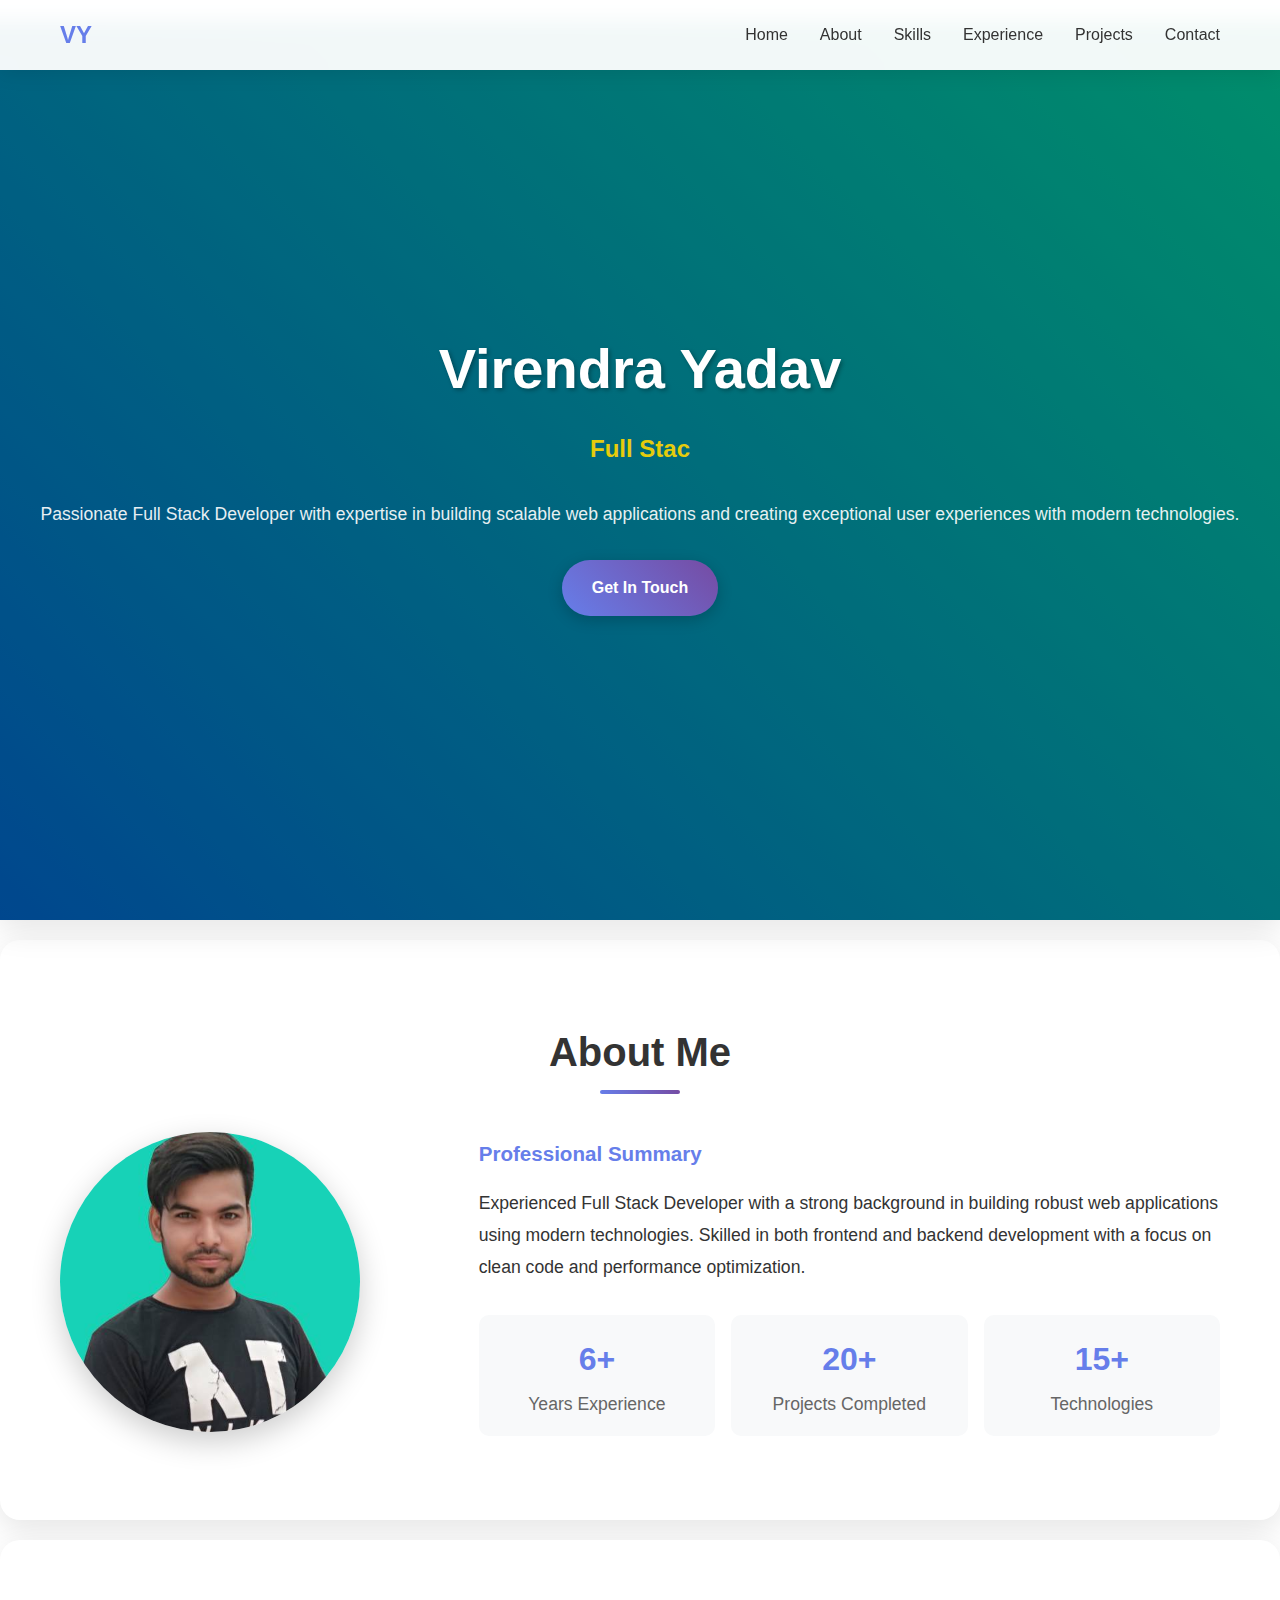
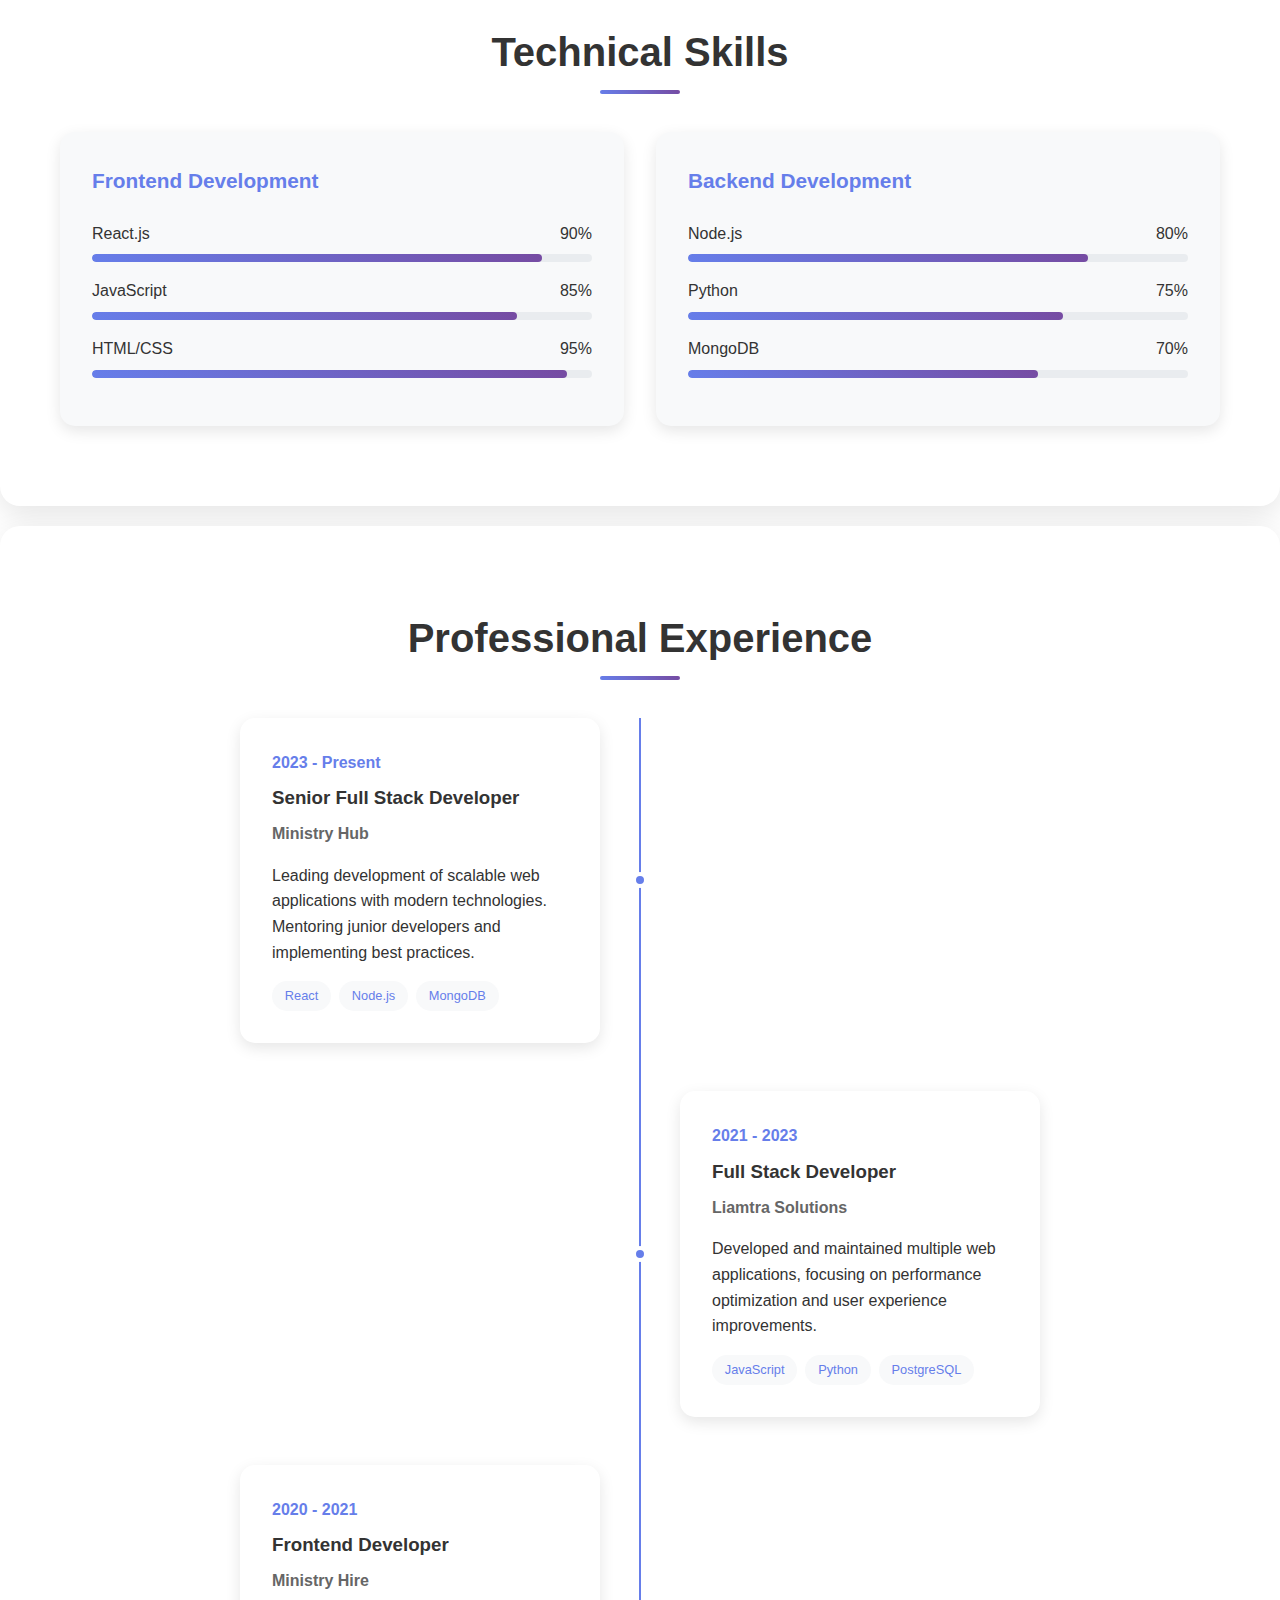
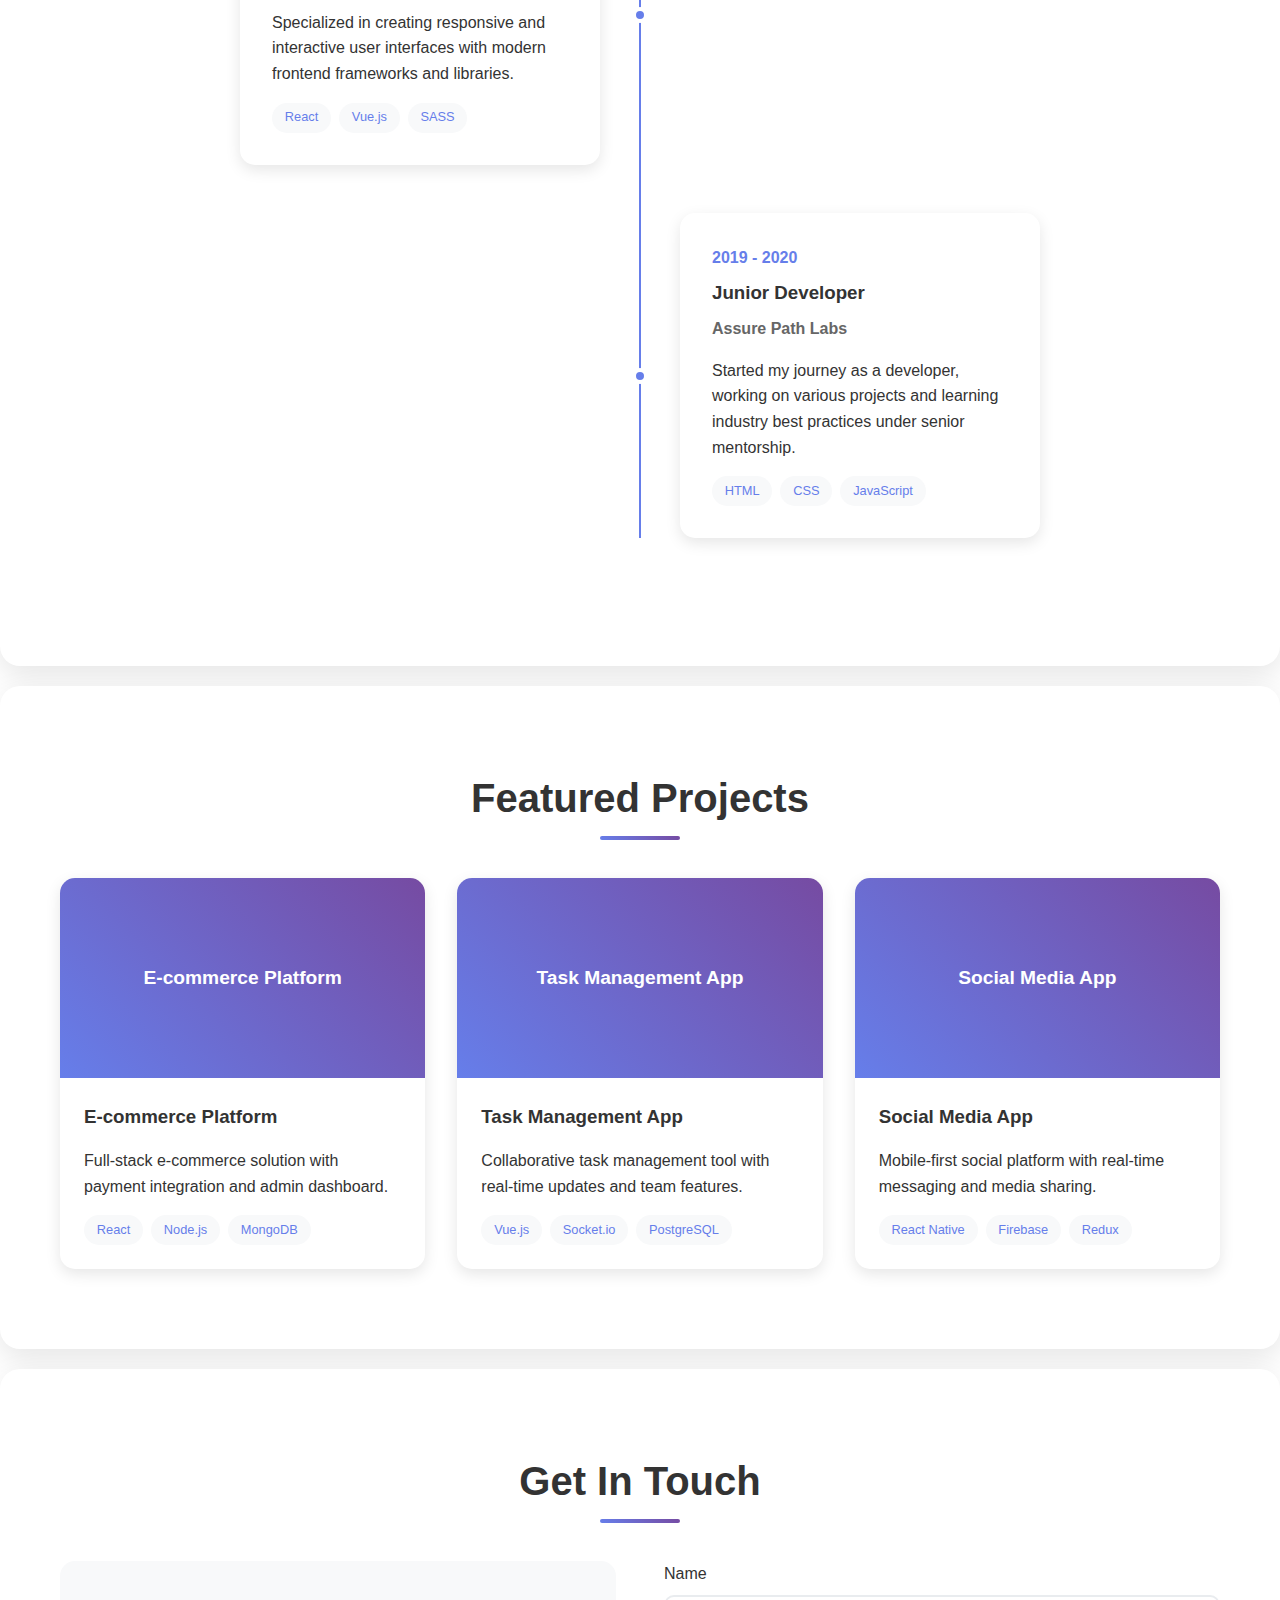
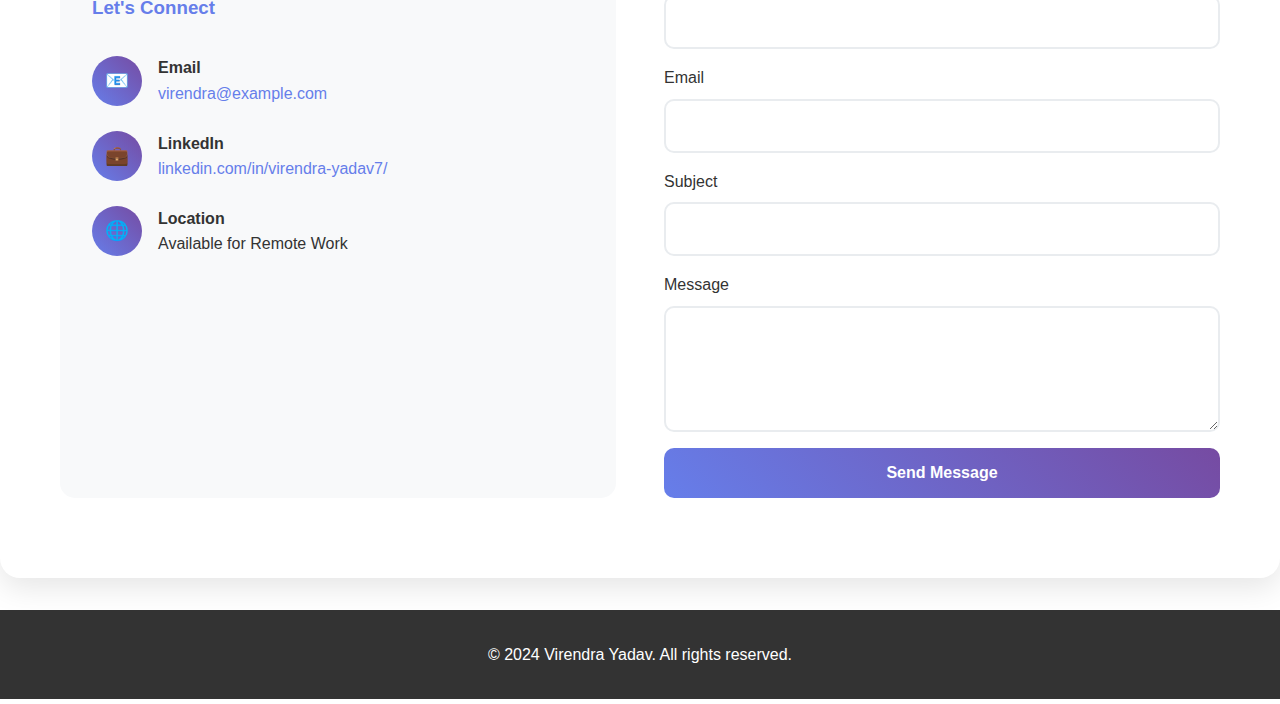
<file: index.html>
<!DOCTYPE html>
<html lang="en">

<head>
    <meta charset="UTF-8">
    <meta name="viewport" content="width=device-width, initial-scale=1.0">
    <title>Virendra Yadav - Full Stack Developer</title>
    <style>
        * {
            margin: 0;
            padding: 0;
            box-sizing: border-box;
        }

        body {
            font-family: 'Arial', sans-serif;
            line-height: 1.6;
            color: #333;
            min-height: 100vh;
        }

        .container {
            max-width: 1200px;
            margin: 0 auto;
            padding: 0 20px;
        }

        /* Header */
        header {
            background: rgba(255, 255, 255, 0.95);
            backdrop-filter: blur(10px);
            position: fixed;
            top: 0;
            left: 0;
            right: 0;
            z-index: 1000;
            padding: 1rem 0;
            box-shadow: 0 2px 20px rgba(0, 0, 0, 0.1);
        }

        nav {
            display: flex;
            justify-content: space-between;
            align-items: center;
        }

        .logo {
            font-size: 1.5rem;
            font-weight: bold;
            color: #667eea;
        }

        .nav-links {
            display: flex;
            list-style: none;
            gap: 2rem;
        }

        .nav-links a {
            text-decoration: none;
            color: #333;
            font-weight: 500;
            transition: color 0.3s ease;
        }

        .nav-links a:hover {
            color: #667eea;
        }

        /* Hero Section */
        .hero {
            min-height: 100vh;
            display: flex;
            align-items: center;
            justify-content: center;
            text-align: center;
            color: white;
            position: relative;
            overflow: hidden;
            background: linear-gradient(45deg, #0066cc, #00cc99);
            border-radius: 0;
        }

        .hero::before {
            content: '';
            position: absolute;
            top: 0;
            left: 0;
            right: 0;
            bottom: 0;
            background: rgba(0, 0, 0, 0.3);
            z-index: 1;
        }

        .hero-content {
            position: relative;
            z-index: 2;
            animation: fadeInUp 1s ease-out;
        }

        .hero h1 {
            font-size: 3.5rem;
            margin-bottom: 1rem;
            text-shadow: 2px 2px 4px rgba(0, 0, 0, 0.3);
        }

        .hero .subtitle {
            font-size: 1.5rem;
            margin-bottom: 2rem;
            opacity: 0.9;
        }

        .typing-text {
            color: #ffd700;
            font-weight: bold;
        }

        .cta-button {
            display: inline-block;
            background: linear-gradient(45deg, #667eea, #764ba2);
            color: white;
            padding: 15px 30px;
            text-decoration: none;
            border-radius: 50px;
            font-weight: bold;
            transition: transform 0.3s ease, box-shadow 0.3s ease;
            box-shadow: 0 4px 15px rgba(0, 0, 0, 0.2);
        }

        .cta-button:hover {
            transform: translateY(-3px);
            box-shadow: 0 6px 20px rgba(0, 0, 0, 0.3);
        }

        /* Sections */
        section {
            padding: 80px 0;
            background: white;
            margin: 20px 0;
            border-radius: 20px;
            box-shadow: 0 10px 30px rgba(0, 0, 0, 0.1);
        }

        .section-title {
            text-align: center;
            font-size: 2.5rem;
            margin-bottom: 3rem;
            color: #333;
            position: relative;
        }

        .section-title::after {
            content: '';
            position: absolute;
            bottom: -10px;
            left: 50%;
            transform: translateX(-50%);
            width: 80px;
            height: 4px;
            background: linear-gradient(45deg, #667eea, #764ba2);
            border-radius: 2px;
        }

        /* About Section */
        .about-content {
            display: grid;
            grid-template-columns: 1fr 2fr;
            gap: 3rem;
            align-items: center;
        }

        .profile-image {
            width: 300px;
            height: 300px;
            border-radius: 50%;
            object-fit: cover;
            box-shadow: 0 10px 30px rgba(0, 0, 0, 0.2);
            transition: transform 0.3s ease;
        }

        .profile-image:hover {
            transform: scale(1.05);
        }

        .about-text {
            font-size: 1.1rem;
            line-height: 1.8;
        }

        /* Skills Section */
        .skills-grid {
            display: grid;
            grid-template-columns: repeat(auto-fit, minmax(300px, 1fr));
            gap: 2rem;
        }

        .skill-category {
            background: #f8f9fa;
            padding: 2rem;
            border-radius: 15px;
            box-shadow: 0 5px 15px rgba(0, 0, 0, 0.1);
        }

        .skill-category h3 {
            margin-bottom: 1.5rem;
            color: #667eea;
            font-size: 1.3rem;
        }

        .skill-item {
            margin-bottom: 1rem;
        }

        .skill-name {
            display: flex;
            justify-content: space-between;
            margin-bottom: 0.5rem;
            font-weight: 500;
        }

        .skill-bar {
            height: 8px;
            background: #e9ecef;
            border-radius: 4px;
            overflow: hidden;
        }

        .skill-progress {
            height: 100%;
            background: linear-gradient(45deg, #667eea, #764ba2);
            border-radius: 4px;
            transition: width 2s ease;
            animation: fillBar 2s ease-in-out;
        }

        /* Experience Section */
        .timeline {
            position: relative;
            max-width: 800px;
            margin: 0 auto;
        }

        .timeline::before {
            content: '';
            position: absolute;
            left: 50%;
            transform: translateX(-50%);
            width: 2px;
            height: 100%;
            background: #667eea;
        }

        .timeline-item {
            position: relative;
            margin-bottom: 3rem;
            display: flex;
            align-items: center;
        }

        .timeline-item:nth-child(odd) {
            justify-content: flex-start;
        }

        .timeline-item:nth-child(even) {
            justify-content: flex-end;
        }

        .timeline-content {
            width: 45%;
            background: white;
            padding: 2rem;
            border-radius: 15px;
            box-shadow: 0 5px 15px rgba(0, 0, 0, 0.1);
            position: relative;
            transition: transform 0.3s ease;
        }

        .timeline-content:hover {
            transform: translateY(-5px);
        }

        .timeline-dot {
            position: absolute;
            left: 50%;
            transform: translateX(-50%);
            width: 16px;
            height: 16px;
            background: #667eea;
            border-radius: 50%;
            border: 4px solid white;
            z-index: 1;
        }

        .timeline-date {
            color: #667eea;
            font-weight: bold;
            margin-bottom: 0.5rem;
        }

        .timeline-content h3 {
            margin-bottom: 0.5rem;
            color: #333;
        }

        .timeline-content h4 {
            color: #666;
            margin-bottom: 1rem;
        }

        /* Projects Section */
        .projects-grid {
            display: grid;
            grid-template-columns: repeat(auto-fit, minmax(300px, 1fr));
            gap: 2rem;
        }

        .project-card {
            background: white;
            border-radius: 15px;
            overflow: hidden;
            box-shadow: 0 5px 15px rgba(0, 0, 0, 0.1);
            transition: transform 0.3s ease, box-shadow 0.3s ease;
        }

        .project-card:hover {
            transform: translateY(-10px);
            box-shadow: 0 15px 30px rgba(0, 0, 0, 0.2);
        }

        .project-image {
            height: 200px;
            background: linear-gradient(45deg, #667eea, #764ba2);
            display: flex;
            align-items: center;
            justify-content: center;
            color: white;
            font-size: 1.2rem;
            font-weight: bold;
        }

        .project-info {
            padding: 1.5rem;
        }

        .project-info h3 {
            margin-bottom: 1rem;
            color: #333;
        }

        .project-tech {
            display: flex;
            flex-wrap: wrap;
            gap: 0.5rem;
            margin-top: 1rem;
        }

        .tech-tag {
            background: #f8f9fa;
            color: #667eea;
            padding: 0.3rem 0.8rem;
            border-radius: 20px;
            font-size: 0.8rem;
            font-weight: 500;
        }

        /* Contact Section */
        .contact-content {
            display: grid;
            grid-template-columns: 1fr 1fr;
            gap: 3rem;
        }

        .contact-info {
            background: #f8f9fa;
            padding: 2rem;
            border-radius: 15px;
        }

        .contact-item {
            display: flex;
            align-items: center;
            margin-bottom: 1.5rem;
        }

        .contact-icon {
            width: 50px;
            height: 50px;
            background: linear-gradient(45deg, #667eea, #764ba2);
            border-radius: 50%;
            display: flex;
            align-items: center;
            justify-content: center;
            color: white;
            margin-right: 1rem;
            font-size: 1.2rem;
        }

        .contact-form {
            display: flex;
            flex-direction: column;
            gap: 1rem;
        }

        .form-group {
            display: flex;
            flex-direction: column;
        }

        .form-group label {
            margin-bottom: 0.5rem;
            font-weight: 500;
            color: #333;
        }

        .form-group input,
        .form-group textarea {
            padding: 1rem;
            border: 2px solid #e9ecef;
            border-radius: 10px;
            font-size: 1rem;
            transition: border-color 0.3s ease;
        }

        .form-group input:focus,
        .form-group textarea:focus {
            outline: none;
            border-color: #667eea;
        }

        .submit-btn {
            background: linear-gradient(45deg, #667eea, #764ba2);
            color: white;
            padding: 1rem 2rem;
            border: none;
            border-radius: 10px;
            font-size: 1rem;
            font-weight: bold;
            cursor: pointer;
            transition: transform 0.3s ease;
        }

        .submit-btn:hover {
            transform: translateY(-2px);
        }

        /* Footer */
        footer {
            background: #333;
            color: white;
            text-align: center;
            padding: 2rem 0;
            margin-top: 2rem;
        }

        /* Animations */
        @keyframes fadeInUp {
            from {
                opacity: 0;
                transform: translateY(30px);
            }

            to {
                opacity: 1;
                transform: translateY(0);
            }
        }

        @keyframes fillBar {
            from {
                width: 0;
            }
        }

        .fade-in {
            animation: fadeInUp 0.6s ease-out;
        }

        /* Responsive Design */
        @media (max-width: 768px) {
            .nav-links {
                display: none;
            }

            .hero h1 {
                font-size: 2.5rem;
            }

            .hero .subtitle {
                font-size: 1.2rem;
            }

            .about-content {
                grid-template-columns: 1fr;
                text-align: center;
            }

            .timeline::before {
                left: 20px;
            }

            .timeline-item {
                justify-content: flex-start !important;
                padding-left: 50px;
            }

            .timeline-dot {
                left: 20px;
            }

            .timeline-content {
                width: 100%;
            }

            .contact-content {
                grid-template-columns: 1fr;
            }

            .section-title {
                font-size: 2rem;
            }
        }

        @media (max-width: 480px) {
            .hero h1 {
                font-size: 2rem;
            }

            .container {
                padding: 0 15px;
            }

            section {
                padding: 60px 0;
                margin: 10px 0;
            }
        }
    </style>
</head>

<body>
    <!-- Header -->
    <header>
        <nav class="container">
            <div class="logo">VY</div>
            <ul class="nav-links">
                <li><a href="#home">Home</a></li>
                <li><a href="#about">About</a></li>
                <li><a href="#skills">Skills</a></li>
                <li><a href="#experience">Experience</a></li>
                <li><a href="#projects">Projects</a></li>
                <li><a href="#contact">Contact</a></li>
            </ul>
        </nav>
    </header>

    <!-- Hero Section -->
    <section id="home" class="hero">
        <div class="hero-content">
            <h1>Virendra Yadav</h1>
            <p class="subtitle">
                <span class="typing-text" id="typing-text">Full Stack Developer</span>
            </p>
            <p style="margin-bottom: 2rem; font-size: 1.1rem; opacity: 0.9;">
                Passionate Full Stack Developer with expertise in building scalable web applications
                and creating exceptional user experiences with modern technologies.
            </p>
            <a href="#contact" class="cta-button">Get In Touch</a>
        </div>
    </section>

    <!-- About Section -->
    <section id="about">
        <div class="container">
            <h2 class="section-title">About Me</h2>
            <div class="about-content">
                <div>
                    <img src="profile-pic-upwork.jpg"
                        alt="Virendra Yadav" class="profile-image">
                </div>
                <div class="about-text">
                    <h3 style="margin-bottom: 1rem; color: #667eea;">Professional Summary</h3>
                    <p>
                        Experienced Full Stack Developer with a strong background in building
                        robust web applications using modern technologies. Skilled in both
                        frontend and backend development with a focus on clean code and
                        performance optimization.
                    </p>
                    <div style="display: grid; grid-template-columns: repeat(3, 1fr); gap: 1rem; margin-top: 2rem;">
                        <div style="text-align: center; padding: 1rem; background: #f8f9fa; border-radius: 10px;">
                            <div style="font-size: 2rem; font-weight: bold; color: #667eea;">6+</div>
                            <div style="color: #666;">Years Experience</div>
                        </div>
                        <div style="text-align: center; padding: 1rem; background: #f8f9fa; border-radius: 10px;">
                            <div style="font-size: 2rem; font-weight: bold; color: #667eea;">20+</div>
                            <div style="color: #666;">Projects Completed</div>
                        </div>
                        <div style="text-align: center; padding: 1rem; background: #f8f9fa; border-radius: 10px;">
                            <div style="font-size: 2rem; font-weight: bold; color: #667eea;">15+</div>
                            <div style="color: #666;">Technologies</div>
                        </div>
                    </div>
                </div>
            </div>
        </div>
    </section>

    <!-- Skills Section -->
    <section id="skills">
        <div class="container">
            <h2 class="section-title">Technical Skills</h2>
            <div class="skills-grid">
                <div class="skill-category">
                    <h3>Frontend Development</h3>
                    <div class="skill-item">
                        <div class="skill-name">
                            <span>React.js</span>
                            <span>90%</span>
                        </div>
                        <div class="skill-bar">
                            <div class="skill-progress" style="width: 90%;"></div>
                        </div>
                    </div>
                    <div class="skill-item">
                        <div class="skill-name">
                            <span>JavaScript</span>
                            <span>85%</span>
                        </div>
                        <div class="skill-bar">
                            <div class="skill-progress" style="width: 85%;"></div>
                        </div>
                    </div>
                    <div class="skill-item">
                        <div class="skill-name">
                            <span>HTML/CSS</span>
                            <span>95%</span>
                        </div>
                        <div class="skill-bar">
                            <div class="skill-progress" style="width: 95%;"></div>
                        </div>
                    </div>
                </div>
                <div class="skill-category">
                    <h3>Backend Development</h3>
                    <div class="skill-item">
                        <div class="skill-name">
                            <span>Node.js</span>
                            <span>80%</span>
                        </div>
                        <div class="skill-bar">
                            <div class="skill-progress" style="width: 80%;"></div>
                        </div>
                    </div>
                    <div class="skill-item">
                        <div class="skill-name">
                            <span>Python</span>
                            <span>75%</span>
                        </div>
                        <div class="skill-bar">
                            <div class="skill-progress" style="width: 75%;"></div>
                        </div>
                    </div>
                    <div class="skill-item">
                        <div class="skill-name">
                            <span>MongoDB</span>
                            <span>70%</span>
                        </div>
                        <div class="skill-bar">
                            <div class="skill-progress" style="width: 70%;"></div>
                        </div>
                    </div>
                </div>
            </div>
        </div>
    </section>

    <!-- Experience Section -->
    <section id="experience">
        <div class="container">
            <h2 class="section-title">Professional Experience</h2>
            <div class="timeline">
                <div class="timeline-item">
                    <div class="timeline-dot"></div>
                    <div class="timeline-content">
                        <div class="timeline-date">2023 - Present</div>
                        <h3>Senior Full Stack Developer</h3>
                        <h4>Ministry Hub</h4>
                        <p>Leading development of scalable web applications with modern technologies.
                            Mentoring junior developers and implementing best practices.</p>
                        <div class="project-tech">
                            <span class="tech-tag">React</span>
                            <span class="tech-tag">Node.js</span>
                            <span class="tech-tag">MongoDB</span>
                        </div>
                    </div>
                </div>
                <div class="timeline-item">
                    <div class="timeline-dot"></div>
                    <div class="timeline-content">
                        <div class="timeline-date">2021 - 2023</div>
                        <h3>Full Stack Developer</h3>
                        <h4>Liamtra Solutions</h4>
                        <p>Developed and maintained multiple web applications, focusing on performance
                            optimization and user experience improvements.</p>
                        <div class="project-tech">
                            <span class="tech-tag">JavaScript</span>
                            <span class="tech-tag">Python</span>
                            <span class="tech-tag">PostgreSQL</span>
                        </div>
                    </div>
                </div>
                <div class="timeline-item">
                    <div class="timeline-dot"></div>
                    <div class="timeline-content">
                        <div class="timeline-date">2020 - 2021</div>
                        <h3>Frontend Developer</h3>
                        <h4>Ministry Hire</h4>
                        <p>Specialized in creating responsive and interactive user interfaces with
                            modern frontend frameworks and libraries.</p>
                        <div class="project-tech">
                            <span class="tech-tag">React</span>
                            <span class="tech-tag">Vue.js</span>
                            <span class="tech-tag">SASS</span>
                        </div>
                    </div>
                </div>
                <div class="timeline-item">
                    <div class="timeline-dot"></div>
                    <div class="timeline-content">
                        <div class="timeline-date">2019 - 2020</div>
                        <h3>Junior Developer</h3>
                        <h4>Assure Path Labs</h4>
                        <p>Started my journey as a developer, working on various projects and learning
                            industry best practices under senior mentorship.</p>
                        <div class="project-tech">
                            <span class="tech-tag">HTML</span>
                            <span class="tech-tag">CSS</span>
                            <span class="tech-tag">JavaScript</span>
                        </div>
                    </div>
                </div>
            </div>
        </div>
    </section>

    <!-- Projects Section -->
    <section id="projects">
        <div class="container">
            <h2 class="section-title">Featured Projects</h2>
            <div class="projects-grid">
                <div class="project-card">
                    <div class="project-image">E-commerce Platform</div>
                    <div class="project-info">
                        <h3>E-commerce Platform</h3>
                        <p>Full-stack e-commerce solution with payment integration and admin dashboard.</p>
                        <div class="project-tech">
                            <span class="tech-tag">React</span>
                            <span class="tech-tag">Node.js</span>
                            <span class="tech-tag">MongoDB</span>
                        </div>
                    </div>
                </div>
                <div class="project-card">
                    <div class="project-image">Task Management App</div>
                    <div class="project-info">
                        <h3>Task Management App</h3>
                        <p>Collaborative task management tool with real-time updates and team features.</p>
                        <div class="project-tech">
                            <span class="tech-tag">Vue.js</span>
                            <span class="tech-tag">Socket.io</span>
                            <span class="tech-tag">PostgreSQL</span>
                        </div>
                    </div>
                </div>
                <div class="project-card">
                    <div class="project-image">Social Media App</div>
                    <div class="project-info">
                        <h3>Social Media App</h3>
                        <p>Mobile-first social platform with real-time messaging and media sharing.</p>
                        <div class="project-tech">
                            <span class="tech-tag">React Native</span>
                            <span class="tech-tag">Firebase</span>
                            <span class="tech-tag">Redux</span>
                        </div>
                    </div>
                </div>
            </div>
        </div>
    </section>

    <!-- Contact Section -->
    <section id="contact">
        <div class="container">
            <h2 class="section-title">Get In Touch</h2>
            <div class="contact-content">
                <div class="contact-info">
                    <h3 style="margin-bottom: 2rem; color: #667eea;">Let's Connect</h3>
                    <div class="contact-item">
                        <div class="contact-icon">📧</div>
                        <div>
                            <strong>Email</strong><br>
                            <a href="mailto:virendra@example.com"
                                style="color: #667eea; text-decoration: none;">virendra@example.com</a>
                        </div>
                    </div>
                    <div class="contact-item">
                        <div class="contact-icon">💼</div>
                        <div>
                            <strong>LinkedIn</strong><br>
                            <a href="https://linkedin.com/in/virendra-yadav7/" target="_blank"
                                style="color: #667eea; text-decoration: none;">linkedin.com/in/virendra-yadav7/</a>
                        </div>
                    </div>
                    <div class="contact-item">
                        <div class="contact-icon">🌐</div>
                        <div>
                            <strong>Location</strong><br>
                            Available for Remote Work
                        </div>
                    </div>
                </div>
                <form class="contact-form" onsubmit="handleSubmit(event)">
                    <div class="form-group">
                        <label for="name">Name</label>
                        <input type="text" id="name" name="name" required>
                    </div>
                    <div class="form-group">
                        <label for="email">Email</label>
                        <input type="email" id="email" name="email" required>
                    </div>
                    <div class="form-group">
                        <label for="subject">Subject</label>
                        <input type="text" id="subject" name="subject" required>
                    </div>
                    <div class="form-group">
                        <label for="message">Message</label>
                        <textarea id="message" name="message" rows="5" required></textarea>
                    </div>
                    <button type="submit" class="submit-btn">Send Message</button>
                </form>
            </div>
        </div>
    </section>

    <!-- Footer -->
    <footer>
        <div class="container">
            <p>&copy; 2024 Virendra Yadav. All rights reserved.</p>
        </div>
    </footer>

    <script>
        // Typing animation
        const typingText = document.getElementById('typing-text');
        const textToType = [
            'Full Stack Developer',
            'React Specialist',
            'Node.js Expert',
            'Problem Solver',
            'Tech Enthusiast'
        ];

        let textIndex = 0;
        let charIndex = 0;
        let isDeleting = false;

        function typeText() {
            const currentText = textToType[textIndex];

            if (isDeleting) {
                typingText.textContent = currentText.substring(0, charIndex - 1);
                charIndex--;
            } else {
                typingText.textContent = currentText.substring(0, charIndex + 1);
                charIndex++;
            }

            if (!isDeleting && charIndex === currentText.length) {
                isDeleting = true;
                setTimeout(typeText, 2000);
            } else if (isDeleting && charIndex === 0) {
                isDeleting = false;
                textIndex = (textIndex + 1) % textToType.length;
                setTimeout(typeText, 500);
            } else {
                setTimeout(typeText, isDeleting ? 50 : 100);
            }
        }

        // Start typing animation
        typeText();

        // Smooth scrolling for navigation links
        document.querySelectorAll('a[href^="#"]').forEach(anchor => {
            anchor.addEventListener('click', function (e) {
                e.preventDefault();
                const target = document.querySelector(this.getAttribute('href'));
                if (target) {
                    target.scrollIntoView({
                        behavior: 'smooth',
                        block: 'start'
                    });
                }
            });
        });

        // Intersection Observer for animations
        const observerOptions = {
            threshold: 0.1,
            rootMargin: '0px 0px -50px 0px'
        };

        const observer = new IntersectionObserver((entries) => {
            entries.forEach(entry => {
                if (entry.isIntersecting) {
                    entry.target.classList.add('fade-in');
                }
            });
        }, observerOptions);

        // Observe sections for animation
        document.querySelectorAll('section').forEach(section => {
            observer.observe(section);
        });

        // Form submission handler
        function handleSubmit(event) {
            event.preventDefault();
            alert('Thank you for your message! I\'ll get back to you soon.');
            event.target.reset();
        }

        // Add scroll effect to header
        window.addEventListener('scroll', () => {
            const header = document.querySelector('header');
            if (window.scrollY > 100) {
                header.style.background = 'rgba(255, 255, 255, 0.98)';
            } else {
                header.style.background = 'rgba(255, 255, 255, 0.95)';
            }
        });
    </script>
</body>

</html>
</file>
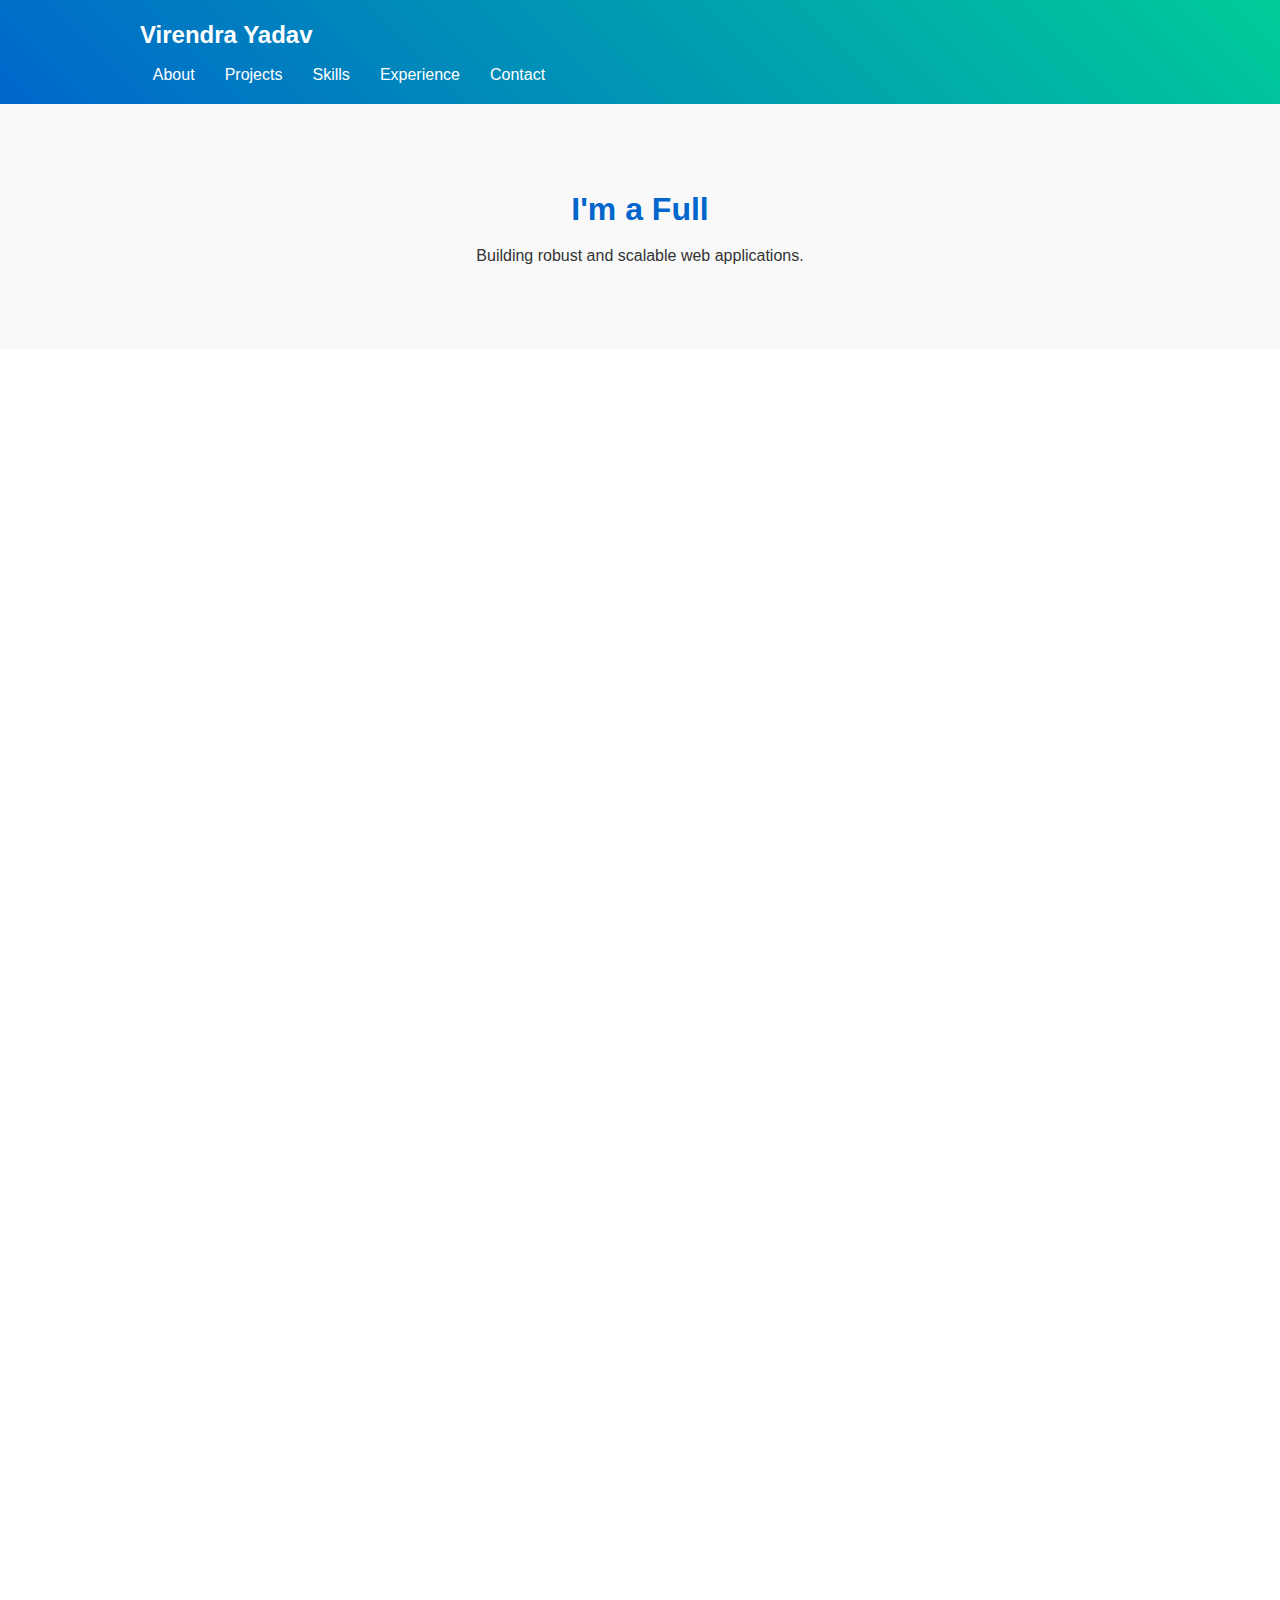
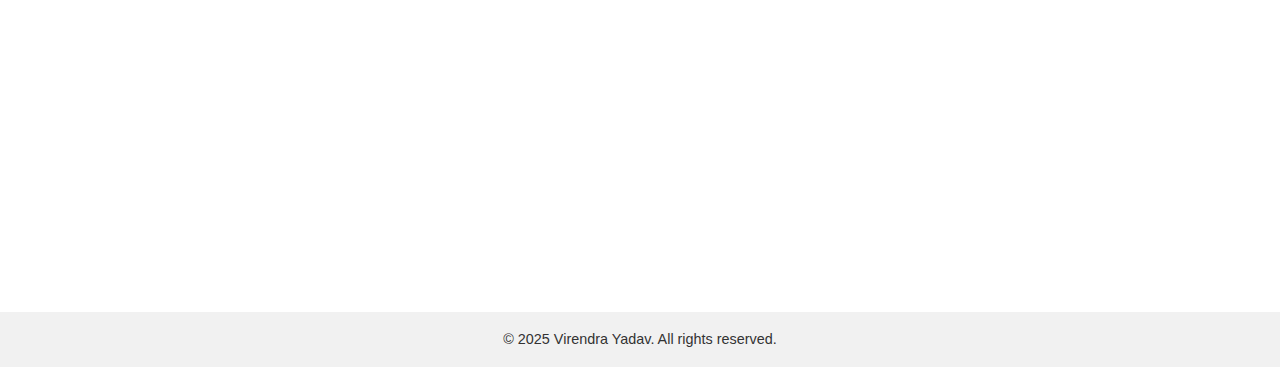
<file: index2.html>
<!DOCTYPE html>
<html lang="en">
<head>
  <meta charset="UTF-8" />
  <meta name="viewport" content="width=device-width, initial-scale=1.0">
  <title>Virendra Yadav | Full Stack Developer</title>
  <link rel="stylesheet" href="style.css" />
</head>
<body>
  <header>
    <div class="container">
      <h1 class="logo">Virendra Yadav</h1>
      <nav>
        <a href="#about">About</a>
        <a href="#projects">Projects</a>
        <a href="#skills">Skills</a>
        <a href="#experience">Experience</a>
        <a href="#contact">Contact</a>
      </nav>
    </div>
  </header>

  <section class="hero">
    <h2>I'm a <span id="typed"></span></h2>
    <p>Building robust and scalable web applications.</p>
  </section>

  <section id="about" class="reveal">
    <div class="container">
      <h2>About Me</h2>
      <p>Experienced Full Stack Developer specializing in backend technologies (PHP, Laravel, MySQL) and frontend frameworks (React, Next.js). Passionate about delivering seamless user experiences and robust applications.</p>
    </div>
  </section>

  <section id="projects" class="reveal">
    <div class="container">
      <h2>Projects</h2>
      <div class="project-grid">
        <a href="https://jobs.ministryhub.org" target="_blank" class="project-card">
          <h3>MinistryHub</h3>
          <p>Job Board & ATS with Stripe integration.</p>
        </a>
        <a href="https://liamtra.com" target="_blank" class="project-card">
          <h3>Liamtra</h3>
          <p>Flight & hotel booking portal.</p>
        </a>
        <a href="https://ministryhire.com" target="_blank" class="project-card">
          <h3>MinistryHire</h3>
          <p>ATS system integrated with LinkedIn & Google Meet.</p>
        </a>
        <a href="https://www.assurepathlabs.com" target="_blank" class="project-card">
          <h3>Assure Pathlabs</h3>
          <p>Online health test booking with payment integration.</p>
        </a>
      </div>
    </div>
  </section>

  <section id="skills" class="reveal">
    <div class="container">
      <h2>Technical Skills</h2>
      <ul class="skills-list">
        <li>React.js, Next.js, jQuery, TypeScript</li>
        <li>Redux, Redux Toolkit</li>
        <li>HTML, CSS, Bootstrap</li>
        <li>PHP, Laravel, Node.js, Express.js</li>
        <li>MySQL, MongoDB</li>
        <li>Stripe, PayPal, Razorpay</li>
      </ul>
    </div>
  </section>

  <section id="experience" class="reveal">
    <div class="container">
      <h2>Experience</h2>
      <div class="experience-item">
        <h3>Sr. Software Developer - Liangtuang Technologies</h3>
        <p>Mar 2022 – Present</p>
      </div>
      <div class="experience-item">
        <h3>Sr. PHP Developer - Quick Star Technology</h3>
        <p>Feb 2019 – Mar 2022</p>
      </div>
      <div class="experience-item">
        <h3>Web Designer cum Developer - SEOWEBPPC</h3>
        <p>Mar 2018 – Jan 2019</p>
      </div>
    </div>
  </section>

  <section id="contact" class="reveal">
    <div class="container">
      <h2>Contact</h2>
      <p>Email: <a href="mailto:vickyadav7@gmail.com">vickyadav7@gmail.com</a></p>
      <p>LinkedIn: <a href="https://www.linkedin.com/in/virendra-yadav7" target="_blank">virendra-yadav7</a></p>
      <p>Location: Faridabad, Haryana</p>
    </div>
  </section>

  <footer>
    <p>&copy; 2025 Virendra Yadav. All rights reserved.</p>
  </footer>

  <script src="script.js"></script>
</body>
</html>
</file>
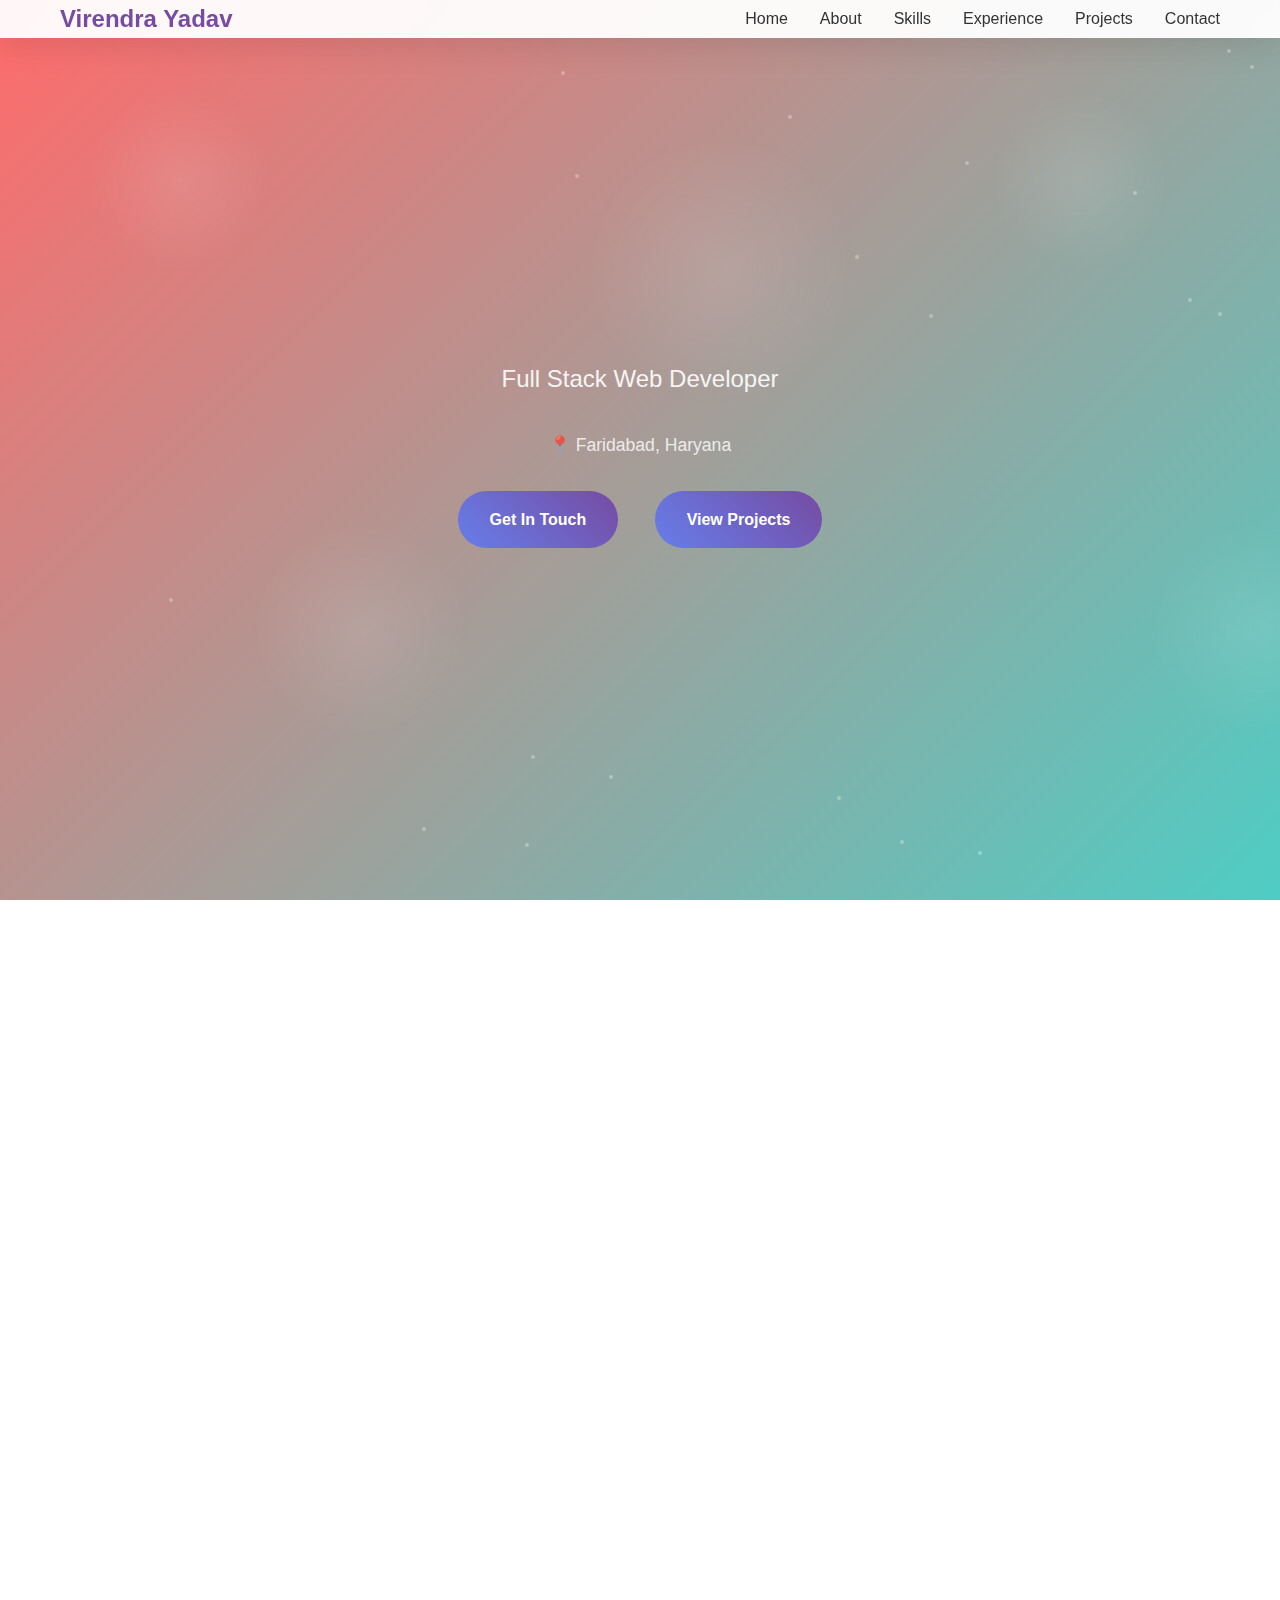
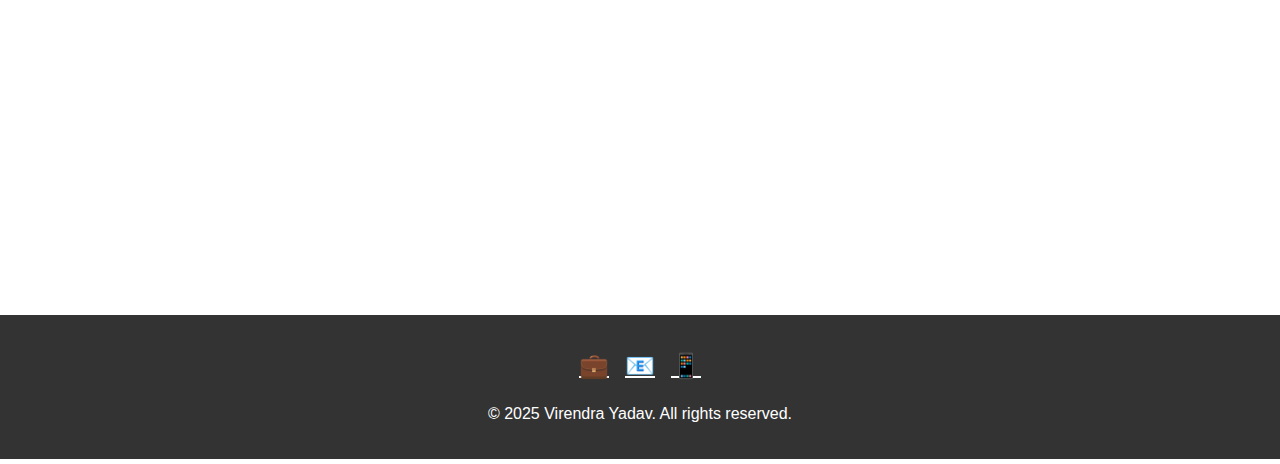
<file: index3.html>
<!DOCTYPE html>
<html lang="en">
<head>
    <meta charset="UTF-8">
    <meta name="viewport" content="width=device-width, initial-scale=1.0">
    <title>Virendra Yadav - Full Stack Developer</title>
    <style>
        * {
            margin: 0;
            padding: 0;
            box-sizing: border-box;
        }

        body {
            font-family: 'Segoe UI', Tahoma, Geneva, Verdana, sans-serif;
            background: linear-gradient(135deg, #667eea 0%, #764ba2 100%);
            color: #333;
            line-height: 1.6;
            overflow-x: hidden;
            cursor: none;
        }

        /* Custom Cursor */
        .cursor {
            width: 20px;
            height: 20px;
            border: 2px solid #fff;
            border-radius: 50%;
            position: fixed;
            pointer-events: none;
            z-index: 9999;
            transition: all 0.1s ease;
            mix-blend-mode: difference;
        }

        .cursor-follower {
            width: 8px;
            height: 8px;
            background: #fff;
            border-radius: 50%;
            position: fixed;
            pointer-events: none;
            z-index: 9998;
            transition: all 0.15s ease;
            mix-blend-mode: difference;
        }

        .cursor.hover {
            transform: scale(1.5);
            background: rgba(255, 255, 255, 0.1);
            border-color: #ff6b6b;
        }

        .cursor-follower.hover {
            background: #ff6b6b;
            transform: scale(1.2);
        }

        .container {
            max-width: 1200px;
            margin: 0 auto;
            padding: 0 20px;
        }

        /* Header */
        header {
            background: rgba(255, 255, 255, 0.95);
            backdrop-filter: blur(10px);
            position: fixed;
            top: 0;
            width: 100%;
            z-index: 1000;
            box-shadow: 0 8px 32px rgba(0, 0, 0, 0.1);
            animation: slideDown 0.8s ease-out;
        }

        nav {
            display: flex;
            justify-content: space-between;
            align-items: center;
            padding: 1rem 0;
        }

        .logo {
            font-size: 1.5rem;
            font-weight: bold;
            color: #764ba2;
            text-decoration: none;
            animation: fadeIn 1s ease-out 0.5s both;
        }

        .nav-links {
            display: flex;
            list-style: none;
            gap: 2rem;
        }

        .nav-links a {
            text-decoration: none;
            color: #333;
            font-weight: 500;
            transition: color 0.3s ease;
            position: relative;
        }

        .nav-links a::before {
            content: '';
            position: absolute;
            bottom: -5px;
            left: 0;
            width: 0;
            height: 2px;
            background: linear-gradient(90deg, #667eea, #764ba2);
            transition: width 0.3s ease;
        }

        .nav-links a:hover::before {
            width: 100%;
        }

        .nav-links a:hover {
            color: #764ba2;
        }

        /* Hero Section */
        .hero {
            height: 100vh;
            display: flex;
            align-items: center;
            justify-content: center;
            text-align: center;
            color: white;
            position: relative;
            overflow: hidden;
            background: linear-gradient(135deg, #ff6b6b 0%, #4ecdc4 25%, #45b7d1 50%, #96ceb4 75%, #feca57 100%);
            background-size: 400% 400%;
            animation: gradientShift 15s ease infinite;
        }

        @keyframes gradientShift {
            0% { background-position: 0% 50%; }
            50% { background-position: 100% 50%; }
            100% { background-position: 0% 50%; }
        }

        .hero::before {
            content: '';
            position: absolute;
            top: 0;
            left: 0;
            right: 0;
            bottom: 0;
            background: url('data:image/svg+xml,<svg xmlns="http://www.w3.org/2000/svg" viewBox="0 0 1000 1000"><defs><radialGradient id="a" cx="50%" cy="50%" r="50%"><stop offset="0%" stop-color="%23ffffff" stop-opacity="0.1"/><stop offset="100%" stop-color="%23ffffff" stop-opacity="0"/></radialGradient></defs><circle cx="200" cy="200" r="100" fill="url(%23a)"/><circle cx="800" cy="300" r="150" fill="url(%23a)"/><circle cx="400" cy="700" r="120" fill="url(%23a)"/></svg>');
            animation: float 20s ease-in-out infinite;
        }

        .hero-content {
            z-index: 2;
            animation: fadeInUp 1s ease-out;
        }

        .hero h1 {
            font-size: 3.5rem;
            margin-bottom: 1rem;
            animation: fadeInUp 1s ease-out 0.2s both;
        }

        .hero .subtitle {
            font-size: 1.5rem;
            margin-bottom: 2rem;
            opacity: 0.9;
            animation: fadeInUp 1s ease-out 0.4s both;
        }

        .hero .location {
            font-size: 1.1rem;
            margin-bottom: 2rem;
            opacity: 0.8;
            animation: fadeInUp 1s ease-out 0.6s both;
        }

        .cta-button {
            display: inline-block;
            background: linear-gradient(45deg, #667eea, #764ba2);
            color: white;
            padding: 1rem 2rem;
            text-decoration: none;
            border-radius: 50px;
            font-weight: bold;
            margin: 0 1rem;
            transition: all 0.3s ease;
            animation: fadeInUp 1s ease-out 0.8s both;
            position: relative;
            overflow: hidden;
        }

        .cta-button::before {
            content: '';
            position: absolute;
            top: 0;
            left: -100%;
            width: 100%;
            height: 100%;
            background: linear-gradient(90deg, transparent, rgba(255,255,255,0.2), transparent);
            transition: left 0.5s ease;
        }

        .cta-button:hover::before {
            left: 100%;
        }

        .cta-button:hover {
            transform: translateY(-2px);
            box-shadow: 0 10px 30px rgba(0, 0, 0, 0.2);
        }

        /* Section Styles */
        section {
            padding: 5rem 0;
            animation: fadeInUp 1s ease-out;
        }

        .section-title {
            text-align: center;
            font-size: 2.5rem;
            margin-bottom: 3rem;
            color: #333;
            position: relative;
        }

        .section-title::after {
            content: '';
            position: absolute;
            bottom: -10px;
            left: 50%;
            transform: translateX(-50%);
            width: 80px;
            height: 3px;
            background: linear-gradient(90deg, #667eea, #764ba2);
        }

        .bg-white {
            background: white;
        }

        .bg-light {
            background: #f8f9fa;
        }

        /* About Section */
        .about-content {
            display: grid;
            grid-template-columns: 1fr 2fr;
            gap: 3rem;
            align-items: center;
        }

        .about-text {
            font-size: 1.1rem;
            line-height: 1.8;
            color: #666;
        }

        .stats {
            display: grid;
            grid-template-columns: repeat(auto-fit, minmax(200px, 1fr));
            gap: 2rem;
            margin-top: 3rem;
        }

        .stat-item {
            text-align: center;
            padding: 2rem;
            background: white;
            border-radius: 15px;
            box-shadow: 0 10px 30px rgba(0, 0, 0, 0.1);
            transition: transform 0.3s ease;
        }

        .stat-item:hover {
            transform: translateY(-5px);
        }

        .stat-number {
            font-size: 2.5rem;
            font-weight: bold;
            color: #764ba2;
            margin-bottom: 0.5rem;
        }

        /* Skills Section */
        .skills-grid {
            display: grid;
            grid-template-columns: repeat(auto-fit, minmax(300px, 1fr));
            gap: 2rem;
            margin-top: 3rem;
        }

        .skill-category {
            background: white;
            padding: 2rem;
            border-radius: 15px;
            box-shadow: 0 10px 30px rgba(0, 0, 0, 0.1);
            transition: transform 0.3s ease;
        }

        .skill-category:hover {
            transform: translateY(-5px);
        }

        .skill-category h3 {
            color: #764ba2;
            margin-bottom: 1rem;
            font-size: 1.3rem;
        }

        .skill-tags {
            display: flex;
            flex-wrap: wrap;
            gap: 0.5rem;
        }

        .skill-tag {
            background: linear-gradient(45deg, #667eea, #764ba2);
            color: white;
            padding: 0.5rem 1rem;
            border-radius: 25px;
            font-size: 0.9rem;
            font-weight: 500;
            transition: transform 0.3s ease;
        }

        .skill-tag:hover {
            transform: scale(1.05);
        }

        /* Experience Section */
        .experience-timeline {
            position: relative;
            margin-top: 3rem;
        }

        .timeline-item {
            background: white;
            padding: 2rem;
            border-radius: 15px;
            box-shadow: 0 10px 30px rgba(0, 0, 0, 0.1);
            margin-bottom: 2rem;
            position: relative;
            left: 0;
            animation: slideInRight 0.8s ease-out;
            transition: transform 0.3s ease;
        }

        .timeline-item:nth-child(even) {
            animation: slideInLeft 0.8s ease-out;
        }

        .timeline-item:hover {
            transform: translateX(10px);
        }

        .timeline-item h3 {
            color: #764ba2;
            font-size: 1.3rem;
            margin-bottom: 0.5rem;
        }

        .timeline-item .company {
            color: #667eea;
            font-weight: bold;
            margin-bottom: 0.5rem;
        }

        .timeline-item .duration {
            color: #888;
            font-size: 0.9rem;
            margin-bottom: 1rem;
        }

        /* Projects Section */
        .projects-grid {
            display: grid;
            grid-template-columns: repeat(auto-fit, minmax(350px, 1fr));
            gap: 2rem;
            margin-top: 3rem;
        }

        .project-card {
            background: white;
            border-radius: 15px;
            overflow: hidden;
            box-shadow: 0 10px 30px rgba(0, 0, 0, 0.1);
            transition: all 0.3s ease;
            position: relative;
        }

        .project-card::before {
            content: '';
            position: absolute;
            top: 0;
            left: 0;
            right: 0;
            height: 4px;
            background: linear-gradient(90deg, #667eea, #764ba2);
        }

        .project-card:hover {
            transform: translateY(-10px);
            box-shadow: 0 20px 40px rgba(0, 0, 0, 0.2);
        }

        .project-content {
            padding: 2rem;
        }

        .project-title {
            color: #764ba2;
            font-size: 1.3rem;
            margin-bottom: 1rem;
        }

        .project-description {
            color: #666;
            line-height: 1.6;
            margin-bottom: 1.5rem;
        }

        .project-tech {
            display: flex;
            flex-wrap: wrap;
            gap: 0.5rem;
            margin-bottom: 1.5rem;
        }

        .tech-tag {
            background: #f1f3f4;
            color: #333;
            padding: 0.3rem 0.8rem;
            border-radius: 15px;
            font-size: 0.8rem;
        }

        .project-link {
            color: #667eea;
            text-decoration: none;
            font-weight: bold;
            transition: color 0.3s ease;
        }

        .project-link:hover {
            color: #764ba2;
        }

        /* Contact Section */
        .contact-content {
            display: grid;
            grid-template-columns: 1fr 1fr;
            gap: 3rem;
            margin-top: 3rem;
        }

        .contact-info {
            background: white;
            padding: 2rem;
            border-radius: 15px;
            box-shadow: 0 10px 30px rgba(0, 0, 0, 0.1);
        }

        .contact-item {
            display: flex;
            align-items: center;
            margin-bottom: 1.5rem;
            padding: 1rem;
            background: #f8f9fa;
            border-radius: 10px;
            transition: background 0.3s ease;
        }

        .contact-item:hover {
            background: #e9ecef;
        }

        .contact-icon {
            width: 24px;
            height: 24px;
            margin-right: 1rem;
            color: #764ba2;
        }

        .contact-form {
            background: white;
            padding: 2rem;
            border-radius: 15px;
            box-shadow: 0 10px 30px rgba(0, 0, 0, 0.1);
        }

        .form-group {
            margin-bottom: 1.5rem;
        }

        .form-group label {
            display: block;
            margin-bottom: 0.5rem;
            color: #333;
            font-weight: 500;
        }

        .form-group input,
        .form-group textarea {
            width: 100%;
            padding: 1rem;
            border: 2px solid #e9ecef;
            border-radius: 10px;
            font-size: 1rem;
            transition: border-color 0.3s ease;
        }

        .form-group input:focus,
        .form-group textarea:focus {
            outline: none;
            border-color: #667eea;
        }

        .submit-btn {
            background: linear-gradient(45deg, #667eea, #764ba2);
            color: white;
            padding: 1rem 2rem;
            border: none;
            border-radius: 50px;
            font-size: 1rem;
            font-weight: bold;
            cursor: pointer;
            transition: transform 0.3s ease;
            width: 100%;
        }

        .submit-btn:hover {
            transform: translateY(-2px);
        }

        /* Footer */
        footer {
            background: #333;
            color: white;
            text-align: center;
            padding: 2rem 0;
        }

        .social-links {
            display: flex;
            justify-content: center;
            gap: 1rem;
            margin-bottom: 1rem;
        }

        .social-links a {
            color: white;
            font-size: 1.5rem;
            transition: color 0.3s ease;
        }

        .social-links a:hover {
            color: #667eea;
        }

        /* Animations */
        @keyframes fadeIn {
            from { opacity: 0; }
            to { opacity: 1; }
        }

        @keyframes fadeInUp {
            from {
                opacity: 0;
                transform: translateY(30px);
            }
            to {
                opacity: 1;
                transform: translateY(0);
            }
        }

        @keyframes slideDown {
            from {
                transform: translateY(-100%);
            }
            to {
                transform: translateY(0);
            }
        }

        @keyframes slideInRight {
            from {
                opacity: 0;
                transform: translateX(50px);
            }
            to {
                opacity: 1;
                transform: translateX(0);
            }
        }

        @keyframes slideInLeft {
            from {
                opacity: 0;
                transform: translateX(-50px);
            }
            to {
                opacity: 1;
                transform: translateX(0);
            }
        }

        @keyframes float {
            0%, 100% { transform: translateY(0px); }
            50% { transform: translateY(-20px); }
        }

        /* Responsive Design */
        @media (max-width: 768px) {
            .nav-links {
                display: none;
            }

            .hero h1 {
                font-size: 2.5rem;
            }

            .hero .subtitle {
                font-size: 1.2rem;
            }

            .about-content {
                grid-template-columns: 1fr;
            }

            .contact-content {
                grid-template-columns: 1fr;
            }

            .cta-button {
                display: block;
                margin: 1rem 0;
            }
        }

        /* Scroll animations */
        .animate-on-scroll {
            opacity: 0;
            transform: translateY(30px);
            transition: all 0.6s ease;
        }

        .animate-on-scroll.animated {
            opacity: 1;
            transform: translateY(0);
        }
    </style>
</head>
<body>
    <!-- Header -->
    <header>
        <nav class="container">
            <a href="#" class="logo">Virendra Yadav</a>
            <ul class="nav-links">
                <li><a href="#home">Home</a></li>
                <li><a href="#about">About</a></li>
                <li><a href="#skills">Skills</a></li>
                <li><a href="#experience">Experience</a></li>
                <li><a href="#projects">Projects</a></li>
                <li><a href="#contact">Contact</a></li>
            </ul>
        </nav>
    </header>

    <!-- Hero Section -->
    <section id="home" class="hero">
        <div class="hero-content">
            <h1>Virendra Yadav</h1>
            <p class="subtitle">Full Stack Web Developer</p>
            <p class="location">📍 Faridabad, Haryana</p>
            <a href="#contact" class="cta-button">Get In Touch</a>
            <a href="#projects" class="cta-button">View Projects</a>
        </div>
    </section>

    <!-- About Section -->
    <section id="about" class="bg-white">
        <div class="container">
            <h2 class="section-title animate-on-scroll">About Me</h2>
            <div class="about-content animate-on-scroll">
                <div>
                    <div class="contact-info">
                        <div class="contact-item">
                            <span class="contact-icon">📧</span>
                            <span>vickyadav7@gmail.com</span>
                        </div>
                        <div class="contact-item">
                            <span class="contact-icon">📱</span>
                            <span>8800178045</span>
                        </div>
                        <div class="contact-item">
                            <span class="contact-icon">💼</span>
                            <span>/in/virendra-yadav7</span>
                        </div>
                    </div>
                </div>
                <div class="about-text">
                    <p>Experienced Full Stack Web Developer specializing in backend technologies, including MySQL, PHP, and Laravel. Proficient in crafting robust server-side solutions and RESTful APIs. Skilled in frontend development with expertise in JavaScript, React, and Next.js.</p>
                    <p>Committed to delivering seamless, high-performance web applications by integrating backend and frontend technologies effectively. Eager to contribute hands-on experience and collaborative skills to a dynamic development team.</p>
                </div>
            </div>
            <div class="stats animate-on-scroll">
                <div class="stat-item">
                    <div class="stat-number">6+</div>
                    <div>Years Experience</div>
                </div>
                <div class="stat-item">
                    <div class="stat-number">15+</div>
                    <div>Technologies</div>
                </div>
                <div class="stat-item">
                    <div class="stat-number">4+</div>
                    <div>Major Projects</div>
                </div>
            </div>
        </div>
    </section>

    <!-- Skills Section -->
    <section id="skills" class="bg-light">
        <div class="container">
            <h2 class="section-title animate-on-scroll">Technical Skills</h2>
            <div class="skills-grid animate-on-scroll">
                <div class="skill-category">
                    <h3>Frontend Technologies</h3>
                    <div class="skill-tags">
                        <span class="skill-tag">React.js</span>
                        <span class="skill-tag">Next.js</span>
                        <span class="skill-tag">JavaScript</span>
                        <span class="skill-tag">TypeScript</span>
                        <span class="skill-tag">jQuery</span>
                        <span class="skill-tag">Redux</span>
                        <span class="skill-tag">HTML</span>
                        <span class="skill-tag">CSS</span>
                        <span class="skill-tag">Bootstrap</span>
                    </div>
                </div>
                <div class="skill-category">
                    <h3>Backend Technologies</h3>
                    <div class="skill-tags">
                        <span class="skill-tag">PHP</span>
                        <span class="skill-tag">Laravel</span>
                        <span class="skill-tag">CodeIgniter</span>
                        <span class="skill-tag">Node.js</span>
                        <span class="skill-tag">Express.js</span>
                        <span class="skill-tag">WordPress</span>
                        <span class="skill-tag">MySQL</span>
                        <span class="skill-tag">MongoDB</span>
                    </div>
                </div>
                <div class="skill-category">
                    <h3>Additional Skills</h3>
                    <div class="skill-tags">
                        <span class="skill-tag">API Integration</span>
                        <span class="skill-tag">Payment Gateways</span>
                        <span class="skill-tag">Google APIs</span>
                        <span class="skill-tag">Facebook API</span>
                        <span class="skill-tag">LinkedIn API</span>
                        <span class="skill-tag">Stripe</span>
                        <span class="skill-tag">PayPal</span>
                        <span class="skill-tag">Razorpay</span>
                    </div>
                </div>
            </div>
        </div>
    </section>

    <!-- Experience Section -->
    <section id="experience" class="bg-white">
        <div class="container">
            <h2 class="section-title animate-on-scroll">Work Experience</h2>
            <div class="experience-timeline animate-on-scroll">
                <div class="timeline-item">
                    <h3>Sr. Software Developer</h3>
                    <div class="company">Liangtuang Technologies</div>
                    <div class="duration">Mar 2022 – Present</div>
                    <p>Leading full-stack development projects with focus on scalable web applications and modern technologies.</p>
                </div>
                <div class="timeline-item">
                    <h3>Sr. PHP Developer</h3>
                    <div class="company">Quick Star Technology</div>
                    <div class="duration">Feb 2019 – Mar 2022</div>
                    <p>Developed robust backend solutions and managed complex database operations for various client projects.</p>
                </div>
                <div class="timeline-item">
                    <h3>Web Designer cum Developer</h3>
                    <div class="company">SEOWEBPPC</div>
                    <div class="duration">Mar 2018 – Jan 2019</div>
                    <p>Started career combining design and development skills to create responsive and user-friendly websites.</p>
                </div>
            </div>
        </div>
    </section>

    <!-- Projects Section -->
    <section id="projects" class="bg-light">
        <div class="container">
            <h2 class="section-title animate-on-scroll">Featured Projects</h2>
            <div class="projects-grid animate-on-scroll">
                <div class="project-card">
                    <div class="project-content">
                        <h3 class="project-title">MinistryHub - Job Board/ATS</h3>
                        <p class="project-description">A U.S.-based recruitment platform tailored for church staffing with job posting, candidate tracking, and payment integration.</p>
                        <div class="project-tech">
                            <span class="tech-tag">Next.js</span>
                            <span class="tech-tag">Laravel</span>
                            <span class="tech-tag">MySQL</span>
                            <span class="tech-tag">Stripe</span>
                            <span class="tech-tag">Redux</span>
                        </div>
                        <a href="https://jobs.ministryhub.org" class="project-link" target="_blank">View Live →</a>
                    </div>
                </div>
                <div class="project-card">
                    <div class="project-content">
                        <h3 class="project-title">Liamtra - Travel Platform</h3>
                        <p class="project-description">Comprehensive travel portal offering flights, hotels, tour packages, and unique service listings with payment integration.</p>
                        <div class="project-tech">
                            <span class="tech-tag">Next.js</span>
                            <span class="tech-tag">Laravel</span>
                            <span class="tech-tag">Tailwind</span>
                            <span class="tech-tag">MySQL</span>
                            <span class="tech-tag">Stripe</span>
                        </div>
                        <a href="https://liamtra.com" class="project-link" target="_blank">View Live →</a>
                    </div>
                </div>
                <div class="project-card">
                    <div class="project-content">
                        <h3 class="project-title">MinistryHire - ATS System</h3>
                        <p class="project-description">Advanced Application Tracking System with job posting integration, meeting scheduling, and customizable templates.</p>
                        <div class="project-tech">
                            <span class="tech-tag">Next.js</span>
                            <span class="tech-tag">Node.js</span>
                            <span class="tech-tag">Laravel</span>
                            <span class="tech-tag">Bootstrap</span>
                            <span class="tech-tag">MySQL</span>
                        </div>
                        <a href="https://ministryhire.com" class="project-link" target="_blank">View Live →</a>
                    </div>
                </div>
                <div class="project-card">
                    <div class="project-content">
                        <h3 class="project-title">Assure Pathlabs - Health Platform</h3>
                        <p class="project-description">Health test booking platform with payment gateway integration and CRM webhook connectivity.</p>
                        <div class="project-tech">
                            <span class="tech-tag">React.js</span>
                            <span class="tech-tag">PHP</span>
                            <span class="tech-tag">MySQL</span>
                            <span class="tech-tag">AJAX</span>
                            <span class="tech-tag">Bootstrap</span>
                        </div>
                        <a href="https://www.assurepathlabs.com" class="project-link" target="_blank">View Live →</a>
                    </div>
                </div>
            </div>
        </div>
    </section>

    <!-- Contact Section -->
    <section id="contact" class="bg-white">
        <div class="container">
            <h2 class="section-title animate-on-scroll">Get In Touch</h2>
            <div class="contact-content animate-on-scroll">
                <div class="contact-info">
                    <h3 style="color: #764ba2; margin-bottom: 1.5rem;">Let's Connect</h3>
                    <div class="contact-item">
                        <span class="contact-icon">📧</span>
                        <span>vickyadav7@gmail.com</span>
                    </div>
                    <div class="contact-item">
                        <span class="contact-icon">📱</span>
                        <span>8800178045</span>
                    </div>
                    <div class="contact-item">
                        <span class="contact-icon">💼</span>
                        <span>/in/virendra-yadav7</span>
                    </div>
                    <div class="contact-item">
                        <span class="contact-icon">📍</span>
                        <span>Faridabad, Haryana</span>
                    </div>
                </div>
                <div class="contact-form">
                    <h3 style="color: #764ba2; margin-bottom: 1.5rem;">Send Message</h3>
                    <form>
                        <div class="form-group">
                            <label for="name">Name</label>
                            <input type="text" id="name" name="name" required>
                        </div>
                        <div class="form-group">
                            <label for="email">Email</label>
                            <input type="email" id="email" name="email" required>
                        </div>
                        <div class="form-group">
                            <label for="message">Message</label>
                            <textarea id="message" name="message" rows="5" required></textarea>
                        </div>
                        <button type="submit" class="submit-btn">Send Message</button>
                    </form>
                </div>
            </div>
        </div>
    </section>

    <!-- Footer -->
    <footer>
        <div class="container">
            <div class="social-links">
                <a href="/in/virendra-yadav7" target="_blank">💼</a>
                <a href="mailto:vickyadav7@gmail.com">📧</a>
                <a href="tel:8800178045">📱</a>
            </div>
            <p>&copy; 2025 Virendra Yadav. All rights reserved.</p>
        </div>
    </footer>

    <script>
        // Smooth scrolling for navigation links
        document.querySelectorAll('a[href^="#"]').forEach(anchor => {
            anchor.addEventListener('click', function (e) {
                e.preventDefault();
                const target = document.querySelector(this.getAttribute('href'));
                if (target) {
                    target.scrollIntoView({
                        behavior: 'smooth',
                        block: 'start'
                    });
                }
            });
        });

        // Scroll animations
        const observerOptions = {
            threshold: 0.1,
            rootMargin: '0px 0px -50px 0px'
        };

        const observer = new IntersectionObserver((entries) => {
            entries.forEach(entry => {
                if (entry.isIntersecting) {
                    entry.target.classList.add('animated');
                }
            });
        }, observerOptions);

        // Observe all elements with animate-on-scroll class
        document.querySelectorAll('.animate-on-scroll').forEach(el => {
            observer.observe(el);
        });

        // Typing effect for hero title
        function typeWriter(element, text, speed = 100) {
            let i = 0;
            element.innerHTML = '';
            
            function type() {
                if (i < text.length) {
                    element.innerHTML += text.charAt(i);
                    i++;
                    setTimeout(type, speed);
                }
            }
            
            setTimeout(type, 1000);
        }

        // Initialize typing effect
        window.addEventListener('load', () => {
            const heroTitle = document.querySelector('.hero h1');
            if (heroTitle) {
                typeWriter(heroTitle, 'Virendra Yadav', 150);
            }
        });

        // Navbar background change on scroll
        window.addEventListener('scroll', () => {
            const header = document.querySelector('header');
            if (window.scrollY > 100) {
                header.style.background = 'rgba(255, 255, 255, 0.98)';
                header.style.boxShadow = '0 8px 32px rgba(0, 0, 0, 0.15)';
            } else {
                header.style.background = 'rgba(255, 255, 255, 0.95)';
                header.style.boxShadow = '0 8px 32px rgba(0, 0, 0, 0.1)';
            }
        });

        // Animate skill tags on hover
        document.querySelectorAll('.skill-tag').forEach(tag => {
            tag.addEventListener('mouseenter', function() {
                this.style.transform = 'scale(1.1) rotate(2deg)';
            });
            
            tag.addEventListener('mouseleave', function() {
                this.style.transform = 'scale(1) rotate(0deg)';
            });
        });

        // Animate stats counter
        function animateCounter(element, target, duration = 2000) {
            let start = 0;
            const increment = target / (duration / 16);
            
            function updateCounter() {
                start += increment;
                if (start < target) {
                    element.textContent = Math.floor(start) + '+';
                    requestAnimationFrame(updateCounter);
                } else {
                    element.textContent = target + '+';
                }
            }
            
            updateCounter();
        }

        // Trigger counter animation when stats section is visible
        const statsObserver = new IntersectionObserver((entries) => {
            entries.forEach(entry => {
                if (entry.isIntersecting) {
                    const numbers = entry.target.querySelectorAll('.stat-number');
                    numbers.forEach(number => {
                        const target = parseInt(number.textContent);
                        animateCounter(number, target);
                    });
                    statsObserver.unobserve(entry.target);
                }
            });
        });

        const statsSection = document.querySelector('.stats');
        if (statsSection) {
            statsObserver.observe(statsSection);
        }

        // Form submission handler
        document.querySelector('.contact-form form').addEventListener('submit', function(e) {
            e.preventDefault();
            
            // Get form data
            const formData = new FormData(this);
            const name = formData.get('name');
            const email = formData.get('email');
            const message = formData.get('message');
            
            // Simulate form submission
            const submitBtn = this.querySelector('.submit-btn');
            const originalText = submitBtn.textContent;
            
            submitBtn.textContent = 'Sending...';
            submitBtn.disabled = true;
            
            setTimeout(() => {
                submitBtn.textContent = 'Message Sent!';
                submitBtn.style.background = 'linear-gradient(45deg, #28a745, #20c997)';
                
                // Reset form
                this.reset();
                
                setTimeout(() => {
                    submitBtn.textContent = originalText;
                    submitBtn.disabled = false;
                    submitBtn.style.background = 'linear-gradient(45deg, #667eea, #764ba2)';
                }, 3000);
            }, 1500);
        });

        // Add floating animation to project cards
        document.querySelectorAll('.project-card').forEach((card, index) => {
            card.style.animationDelay = `${index * 0.2}s`;
            card.addEventListener('mouseenter', function() {
                this.style.transform = 'translateY(-15px) scale(1.02)';
            });
            
            card.addEventListener('mouseleave', function() {
                this.style.transform = 'translateY(0) scale(1)';
            });
        });

        // Parallax effect for hero section
        window.addEventListener('scroll', () => {
            const scrolled = window.pageYOffset;
            const hero = document.querySelector('.hero');
            if (hero) {
                hero.style.transform = `translateY(${scrolled * 0.5}px)`;
            }
        });

        // Add pulse animation to CTA buttons
        document.querySelectorAll('.cta-button').forEach(button => {
            setInterval(() => {
                button.style.animation = 'none';
                setTimeout(() => {
                    button.style.animation = 'pulse 2s ease-in-out';
                }, 10);
            }, 3000);
        });

        // Create floating particles
        function createParticles() {
            const hero = document.querySelector('.hero');
            for (let i = 0; i < 20; i++) {
                const particle = document.createElement('div');
                particle.style.position = 'absolute';
                particle.style.width = '4px';
                particle.style.height = '4px';
                particle.style.background = 'rgba(255, 255, 255, 0.3)';
                particle.style.borderRadius = '50%';
                particle.style.left = Math.random() * 100 + '%';
                particle.style.top = Math.random() * 100 + '%';
                particle.style.animation = `float ${3 + Math.random() * 4}s ease-in-out infinite`;
                particle.style.animationDelay = Math.random() * 2 + 's';
                hero.appendChild(particle);
            }
        }

        // Initialize particles
        createParticles();

        // Add pulse animation keyframes
        const style = document.createElement('style');
        style.textContent = `
            @keyframes pulse {
                0% { transform: scale(1); }
                50% { transform: scale(1.05); }
                100% { transform: scale(1); }
            }
        `;
        document.head.appendChild(style);
    </script>
</body>
</html>
</file>
<file: style.css>
* { margin: 0; padding: 0; box-sizing: border-box; }
body {
  font-family: 'Segoe UI', sans-serif;
  color: #333;
  line-height: 1.6;
  scroll-behavior: smooth;
}
header {
  background: linear-gradient(45deg, #0066cc, #00cc99);
  color: white;
  padding: 1rem 0;
  position: sticky;
  top: 0;
  z-index: 1000;
}
.container {
  width: 90%;
  max-width: 1000px;
  margin: auto;
}
header .logo { font-size: 1.5rem; font-weight: bold; }
header nav {
  margin-top: 0.5rem;
}
header nav a {
  color: white;
  margin: 0 0.8rem;
  text-decoration: none;
  font-weight: 500;
}
header nav a:hover { text-decoration: underline; }
.hero {
  text-align: center;
  padding: 5rem 1rem;
  background: #f9f9f9;
}
.hero h2 { font-size: 2rem; margin-bottom: 0.5rem; }
section {
  padding: 4rem 0;
}
h2 { text-align: center; margin-bottom: 2rem; color: #0066cc; }
.project-grid {
  display: grid;
  gap: 1.5rem;
  grid-template-columns: repeat(auto-fit, minmax(220px, 1fr));
}
.project-card {
  background: white;
  border-radius: 8px;
  padding: 1rem;
  text-decoration: none;
  color: inherit;
  border: 1px solid #ddd;
  box-shadow: 0 2px 5px rgba(0,0,0,0.1);
  transition: transform 0.3s ease, box-shadow 0.3s ease;
}
.project-card:hover {
  transform: translateY(-5px);
  box-shadow: 0 4px 10px rgba(0,0,0,0.2);
}
.skills-list {
  list-style: none;
  display: grid;
  gap: 0.8rem;
  grid-template-columns: repeat(auto-fit, minmax(220px, 1fr));
  padding: 0;
}
.experience-item { margin-bottom: 1.5rem; }
footer {
  text-align: center;
  background: #f1f1f1;
  padding: 1rem;
  font-size: 0.9rem;
}
/* Reveal animation */
.reveal { opacity: 0; transform: translateY(20px); transition: all 0.6s ease; }
.reveal.active { opacity: 1; transform: translateY(0); }
</file>
